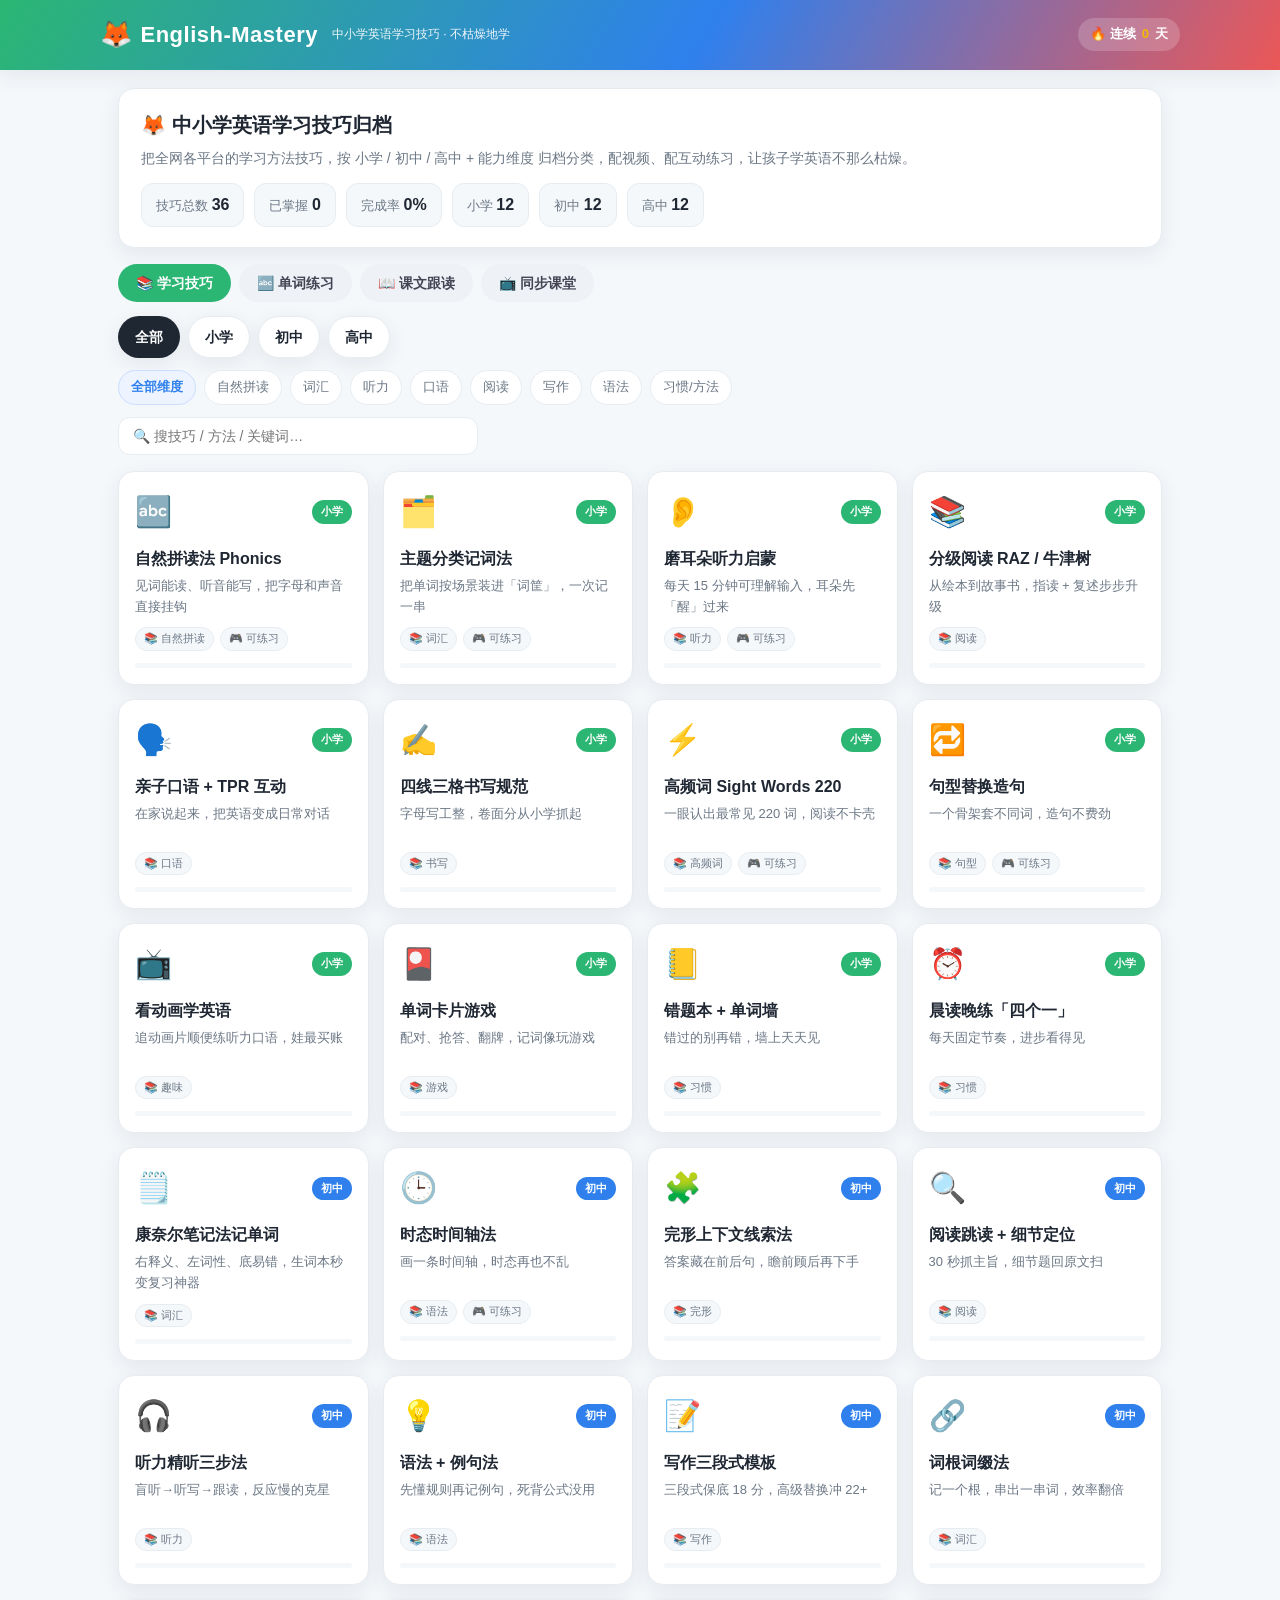
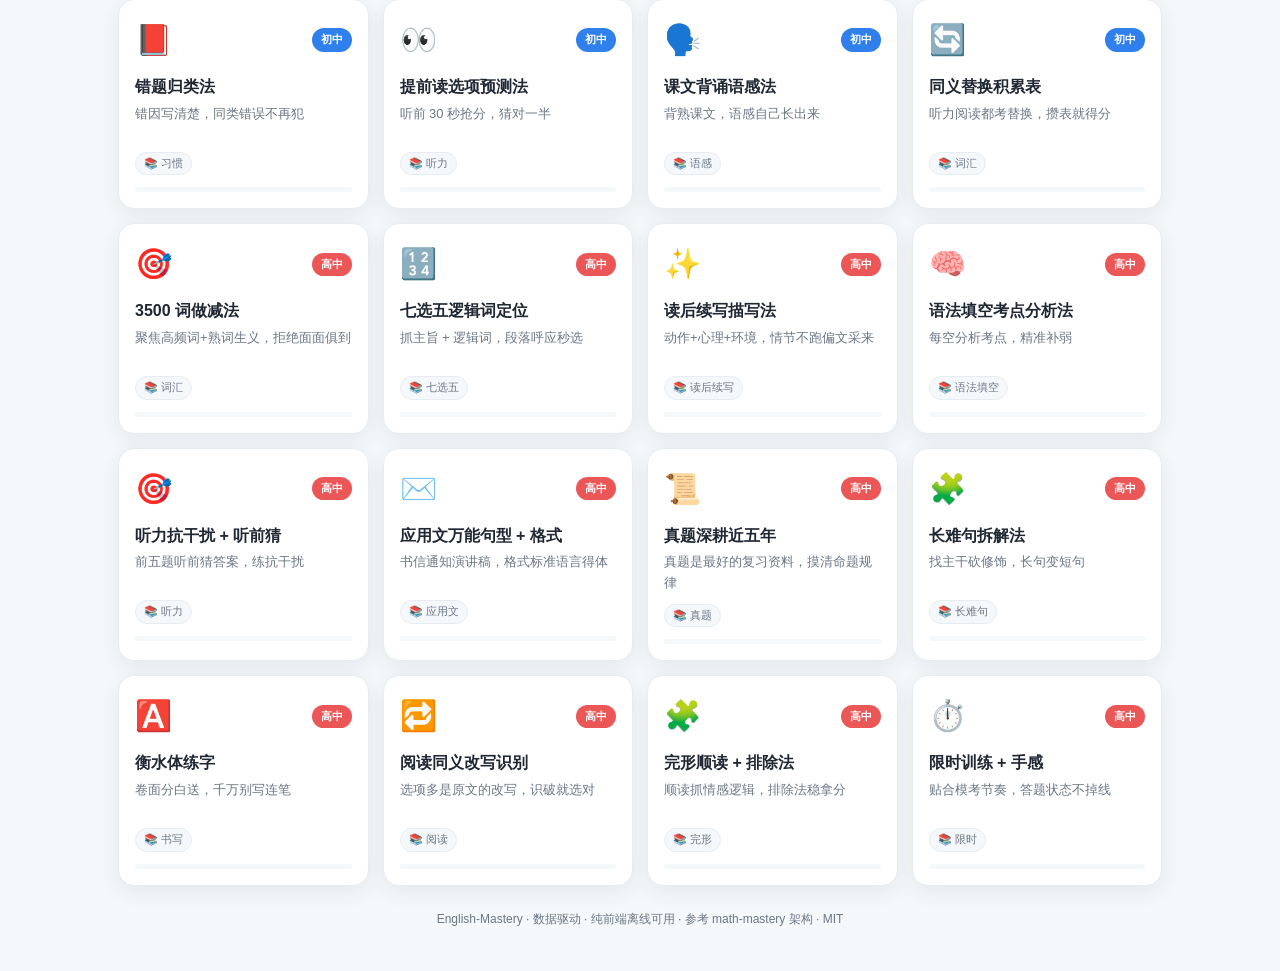
<file: index.html>
<!DOCTYPE html>
<html lang="zh-CN">
<head>
  <meta charset="UTF-8" />
  <meta name="viewport" content="width=device-width, initial-scale=1.0" />
  <title>English-Mastery · 中小学英语学习技巧归档</title>
  <meta name="description" content="把全网各平台的小学/初中/高中英语学习技巧方法归档分类，配视频与互动练习，让孩子学英语不那么枯燥。" />
  <link rel="stylesheet" href="styles.css" />
</head>
<body>
  <!-- 顶栏与内容由 app.js 注入 -->
  <script src="js/data.js"></script>
  <script src="js/sentences.js"></script>
  <script src="js/words.js"></script>
  <script src="js/phonics.js"></script>
  <script src="js/textbook.js"></script>
  <script src="js/courses.js"></script>
  <script src="js/app.js"></script>
</body>
</html>
</file>
<file: styles.css>
/* english-mastery · 中小学英语学习技巧归档
 * 视觉风格对齐 math-mastery：纯前端、卡片网格、轻量动效、可离线
 * 主题：明亮、彩色、不那么枯燥（孩子向）
 */
:root {
  --primary: #2bb673;
  --junior: #2f80ed;
  --senior: #eb5757;
  --ink: #1f2733;
  --muted: #6b7785;
  --line: #e7ecf1;
  --bg: #f5f8fb;
  --card: #ffffff;
  --gold: #f2b705;
  --shadow: 0 6px 20px rgba(31, 39, 51, .08);
  --shadow-h: 0 10px 30px rgba(31, 39, 51, .14);
  --radius: 16px;
  --maxw: 1080px;
}
* { box-sizing: border-box; }
html, body { margin: 0; padding: 0; }
body {
  font-family: -apple-system, "PingFang SC", "Microsoft YaHei", "Segoe UI", Roboto, Helvetica, Arial, sans-serif;
  background: var(--bg);
  color: var(--ink);
  line-height: 1.6;
  -webkit-font-smoothing: antialiased;
}
a { color: var(--junior); text-decoration: none; }
a:hover { text-decoration: underline; }

/* ---------- 顶部 ---------- */
.topbar {
  position: sticky; top: 0; z-index: 50;
  background: linear-gradient(120deg, #2bb673 0%, #2f80ed 55%, #eb5757 100%);
  color: #fff; padding: 14px 18px;
  box-shadow: var(--shadow);
}
.topbar .inner { max-width: var(--maxw); margin: 0 auto; display: flex; align-items: center; gap: 12px; }
.logo { font-size: 22px; font-weight: 800; letter-spacing: .5px; display: flex; align-items: center; gap: 8px; }
.logo .fox { font-size: 26px; }
.tagline { font-size: 12px; opacity: .92; margin-left: 2px; }
.topbar .spacer { flex: 1; }
.streak {
  background: rgba(255,255,255,.18); border-radius: 999px;
  padding: 6px 12px; font-size: 13px; font-weight: 700; display: flex; align-items: center; gap: 6px;
}
.streak b { color: var(--gold); }

/* ---------- 容器 ---------- */
.wrap { max-width: var(--maxw); margin: 0 auto; padding: 18px; }
.hero {
  background: var(--card); border-radius: var(--radius); box-shadow: var(--shadow);
  padding: 20px 22px; margin-bottom: 16px; border: 1px solid var(--line);
}
.hero h1 { margin: 0 0 6px; font-size: 20px; }
.hero p { margin: 0; color: var(--muted); font-size: 14px; }
.stat-row { display: flex; flex-wrap: wrap; gap: 10px; margin-top: 14px; }
.stat {
  background: var(--bg); border-radius: 12px; padding: 8px 14px; font-size: 13px; color: var(--muted);
  border: 1px solid var(--line);
}
.stat b { color: var(--ink); font-size: 16px; }

/* ---------- 筛选 ---------- */
.filters { display: flex; flex-direction: column; gap: 12px; margin-bottom: 16px; }
.grade-tabs { display: flex; gap: 8px; flex-wrap: wrap; }
.grade-tab {
  border: 1px solid var(--line); background: var(--card); color: var(--ink);
  padding: 9px 16px; border-radius: 999px; cursor: pointer; font-weight: 700; font-size: 14px;
  transition: all .15s; box-shadow: var(--shadow);
}
.grade-tab:hover { transform: translateY(-1px); }
.grade-tab.active { color: #fff; border-color: transparent; background: var(--primary); }
.grade-tab.active[data-grade="all"] { background: #1f2733; }
.grade-tab.active[data-grade="primary"] { background: var(--primary); }
.grade-tab.active[data-grade="junior"] { background: var(--junior); }
.grade-tab.active[data-grade="senior"] { background: var(--senior); }

.dim-chips { display: flex; gap: 8px; flex-wrap: wrap; }
.chip {
  border: 1px solid var(--line); background: var(--card); color: var(--muted);
  padding: 6px 12px; border-radius: 999px; cursor: pointer; font-size: 13px; transition: all .15s;
}
.chip:hover { color: var(--ink); }
.chip.active { background: #eef4ff; color: var(--junior); border-color: #c9ddff; font-weight: 700; }

.search {
  width: 100%; max-width: 360px; padding: 10px 14px; border-radius: 12px; border: 1px solid var(--line);
  font-size: 14px; outline: none; background: var(--card);
}
.search:focus { border-color: var(--junior); }

/* ---------- 卡片网格 ---------- */
.grid { display: grid; grid-template-columns: repeat(auto-fill, minmax(250px, 1fr)); gap: 14px; }
.card {
  background: var(--card); border: 1px solid var(--line); border-radius: var(--radius);
  padding: 16px; cursor: pointer; box-shadow: var(--shadow); transition: all .18s; position: relative; overflow: hidden;
}
.card:hover { transform: translateY(-3px); box-shadow: var(--shadow-h); }
.card .top { display: flex; align-items: center; gap: 10px; }
.card .icon { font-size: 30px; }
.card .badge-grade {
  margin-left: auto; font-size: 11px; font-weight: 700; padding: 3px 9px; border-radius: 999px; color: #fff;
}
.card h3 { margin: 10px 0 4px; font-size: 16px; }
.card .summary { color: var(--muted); font-size: 13px; margin: 0; min-height: 38px; }
.card .meta { display: flex; gap: 6px; margin-top: 10px; flex-wrap: wrap; }
.tag { font-size: 11px; background: var(--bg); border: 1px solid var(--line); color: var(--muted); padding: 2px 8px; border-radius: 999px; }
.card .done-flag {
  position: absolute; top: 10px; right: 10px; font-size: 18px; opacity: 0; transition: opacity .2s;
}
.card.done .done-flag { opacity: 1; }
.card.done { border-color: #bfe9d2; }
.card .progress-mini { height: 5px; background: var(--bg); border-radius: 999px; margin-top: 12px; overflow: hidden; }
.card .progress-mini > i { display: block; height: 100%; background: var(--primary); width: 0; }

/* ---------- 详情 ---------- */
.detail { background: var(--card); border: 1px solid var(--line); border-radius: var(--radius); box-shadow: var(--shadow); padding: 22px; }
.back {
  display: inline-flex; align-items: center; gap: 6px; cursor: pointer; color: var(--muted); font-size: 14px; font-weight: 700;
  margin-bottom: 12px; background: none; border: none; padding: 4px 0;
}
.back:hover { color: var(--ink); }
.detail .head { display: flex; align-items: center; gap: 14px; }
.detail .head .icon { font-size: 44px; }
.detail h2 { margin: 0; font-size: 22px; }
.detail .sub { color: var(--muted); font-size: 14px; margin: 4px 0 0; }
.detail .meta { display: flex; gap: 8px; flex-wrap: wrap; margin: 12px 0 4px; }
.why {
  background: #fff8e6; border: 1px solid #f3e2b3; border-radius: 12px; padding: 12px 14px; margin: 16px 0;
  font-size: 14px; color: #6b5510;
}
.why b { color: #8a6d00; }

.section-title { font-size: 15px; font-weight: 800; margin: 20px 0 10px; display: flex; align-items: center; gap: 8px; }
.section-title .bar { width: 4px; height: 16px; border-radius: 2px; background: var(--junior); }

.steps { list-style: none; padding: 0; margin: 0; counter-reset: s; }
.steps li {
  position: relative; padding: 10px 12px 10px 44px; border: 1px solid var(--line); border-radius: 12px;
  margin-bottom: 8px; background: var(--bg); font-size: 14px;
}
.steps li::before {
  counter-increment: s; content: counter(s); position: absolute; left: 10px; top: 10px;
  width: 24px; height: 24px; border-radius: 50%; background: var(--junior); color: #fff; font-weight: 800;
  display: flex; align-items: center; justify-content: center; font-size: 13px;
}
.tips { list-style: none; padding: 0; margin: 0; }
.tips li { padding: 8px 0 8px 24px; position: relative; font-size: 14px; border-bottom: 1px dashed var(--line); }
.tips li::before { content: "💡"; position: absolute; left: 0; top: 8px; }

/* 视频 */
.video-list { display: flex; flex-direction: column; gap: 10px; }
.video-item {
  display: flex; align-items: center; gap: 12px; border: 1px solid var(--line); border-radius: 12px; padding: 12px;
  background: var(--bg); transition: all .15s;
}
.video-item:hover { border-color: #c9ddff; }
.video-item .play { font-size: 26px; }
.video-item .vt { font-weight: 700; font-size: 14px; }
.video-item .vu { font-size: 12px; color: var(--muted); word-break: break-all; }
.video-embed { width: 100%; aspect-ratio: 16/9; border: 0; border-radius: 12px; margin-top: 10px; }
.bv-box { margin-top: 10px; }

/* 练习 */
.practice {
  border: 1px solid var(--line); border-radius: 12px; padding: 16px; background: #fbfdff; margin-top: 6px;
}
.practice .p-type { font-size: 12px; color: var(--muted); margin-bottom: 10px; }
.flashcard-deck { display: flex; flex-wrap: wrap; gap: 10px; }
.flip {
  width: 120px; height: 80px; perspective: 600px; cursor: pointer; user-select: none;
}
.flip .inner { width: 100%; height: 100%; position: relative; transition: transform .4s; transform-style: preserve-3d; }
.flip.flipped .inner { transform: rotateY(180deg); }
.flip .face {
  position: absolute; inset: 0; backface-visibility: hidden; border-radius: 10px; display: flex; flex-direction: column;
  align-items: center; justify-content: center; font-weight: 800; box-shadow: var(--shadow); border: 1px solid var(--line);
}
.flip .front { background: #fff; color: var(--junior); font-size: 18px; }
.flip .back { background: var(--primary); color: #fff; transform: rotateY(180deg); font-size: 15px; }
.flip .rate { display: flex; gap: 6px; margin-top: 6px; }
.flip .rate button {
  border: none; border-radius: 8px; padding: 4px 10px; font-size: 12px; font-weight: 700; cursor: pointer; color: #fff;
}
.flip .rate .no { background: #eb5757; }
.flip .rate .yes { background: var(--primary); }

.q { border: 1px solid var(--line); border-radius: 12px; padding: 14px; margin-bottom: 12px; background: #fff; }
.q .qt { font-weight: 700; margin-bottom: 10px; }
.q .opts { display: flex; flex-direction: column; gap: 8px; }
.q .opt {
  border: 1px solid var(--line); border-radius: 10px; padding: 9px 12px; cursor: pointer; font-size: 14px; background: var(--bg);
  transition: all .12s; text-align: left;
}
.q .opt:hover { border-color: #c9ddff; }
.q .opt.right { background: #e6f7ee; border-color: #9fe0c0; color: #1c7a4d; }
.q .opt.wrong { background: #fdeaea; border-color: #f3b5b5; color: #b23b3b; }
.q .feedback { font-size: 13px; margin-top: 8px; font-weight: 700; }

.fill-q { margin-bottom: 14px; }
.fill-q .sentence { font-size: 15px; margin-bottom: 6px; }
.fill-q input {
  padding: 8px 12px; border-radius: 10px; border: 1px solid var(--line); font-size: 15px; width: 200px; outline: none;
}
.fill-q input:focus { border-color: var(--junior); }
.fill-q .check { margin-left: 8px; border: none; background: var(--junior); color: #fff; border-radius: 10px; padding: 8px 14px; cursor: pointer; font-weight: 700; }
.fill-q .res { margin-left: 10px; font-weight: 700; }

.checklist { list-style: none; padding: 0; margin: 0; }
.checklist li { display: flex; align-items: center; gap: 10px; padding: 9px 0; border-bottom: 1px dashed var(--line); font-size: 14px; }
.checklist input { width: 18px; height: 18px; }

.mark-done {
  margin-top: 16px; display: inline-flex; align-items: center; gap: 8px; background: var(--primary); color: #fff;
  border: none; border-radius: 999px; padding: 11px 22px; font-size: 15px; font-weight: 800; cursor: pointer; box-shadow: var(--shadow);
}
.mark-done:hover { filter: brightness(1.05); }
.mark-done.done { background: #1f2733; }

.source { margin-top: 18px; font-size: 12px; color: var(--muted); border-top: 1px dashed var(--line); padding-top: 10px; }

/* 进度条 */
.progress-bar { height: 8px; background: var(--bg); border-radius: 999px; overflow: hidden; margin: 16px 0 0; border: 1px solid var(--line); }
.progress-bar > i { display: block; height: 100%; background: linear-gradient(90deg, var(--primary), var(--junior)); transition: width .4s; }

/* 撒花 */
.confetti { position: fixed; inset: 0; pointer-events: none; z-index: 999; overflow: hidden; }
.confetti i { position: absolute; top: -10px; width: 10px; height: 14px; opacity: .9; animation: fall 1.6s linear forwards; }
@keyframes fall { to { transform: translateY(105vh) rotate(540deg); opacity: 0; } }

/* 空状态 */
.empty { text-align: center; color: var(--muted); padding: 40px; font-size: 14px; }
.foot { text-align: center; color: var(--muted); font-size: 12px; padding: 24px; }

@media (max-width: 600px) {
  .grid { grid-template-columns: 1fr 1fr; }
  .card .summary { min-height: auto; }
  .topbar .tagline { display: none; }
}

/* ---------- 跟读练习（Web Speech API） ---------- */
.read-box { border: 1px solid var(--line); border-radius: 12px; padding: 16px; background: #f3fbf6; margin-top: 6px; }
.read-toolbar { display: flex; align-items: center; gap: 10px; flex-wrap: wrap; font-size: 13px; color: var(--muted); margin-bottom: 12px; }
.read-toolbar select { padding: 5px 8px; border-radius: 8px; border: 1px solid var(--line); background: #fff; font-size: 13px; }
.read-slow { display: flex; align-items: center; gap: 4px; cursor: pointer; }
.read-hint { font-size: 12px; }
.read-row { border: 1px solid var(--line); border-radius: 12px; padding: 12px 14px; margin-bottom: 10px; background: #fff; }
.read-en { font-size: 17px; font-weight: 800; color: var(--ink); }
.read-zh { font-size: 13px; color: var(--muted); margin-top: 2px; }
.read-btns { display: flex; gap: 8px; margin-top: 10px; flex-wrap: wrap; }
.read-btns button { border: 1px solid var(--line); border-radius: 10px; padding: 7px 12px; cursor: pointer; font-size: 13px; font-weight: 700; background: var(--bg); transition: all .12s; }
.read-btns .rb-play { background: var(--junior); color: #fff; border-color: transparent; }
.read-btns .rb-record { background: var(--primary); color: #fff; border-color: transparent; }
.read-btns button:hover:not(:disabled) { filter: brightness(1.05); }
.read-btns button:disabled { cursor: not-allowed; }
.read-fb { font-size: 13px; margin-top: 8px; min-height: 18px; }
.read-fb.ok { color: #1c7a4d; }
.read-fb.low { color: #b23b3b; }
.read-fb audio { display: block; margin-top: 6px; width: 100%; max-width: 360px; }
.read-summary { font-size: 13px; font-weight: 700; color: var(--primary); margin-top: 6px; }

/* ---------- 单词词库模块 ---------- */
.top-tabs { display: flex; gap: 8px; margin-bottom: 14px; }
.top-tab { padding: 8px 18px; border-radius: 999px; background: #eef1f5; color: #445; cursor: pointer; font-weight: 700; font-size: 14px; user-select: none; }
.top-tab:hover { background: #e3e8ef; }
.top-tab.active { background: var(--primary); color: #fff; }
.words-intro { color: var(--muted); font-size: 13px; margin: 4px 0 14px; }
.unit-card .summary { color: var(--muted); }
.words-detail { max-width: 860px; margin: 0 auto; }
.fill-list { display: flex; flex-direction: column; gap: 8px; }
.word-read { background: #f3fbf6; }
.read-list { display: flex; flex-direction: column; gap: 0; }

/* 单词单元：练习模式切换（子标签）+ 逐词紧凑布局 */
.mode-tabs { display: flex; gap: 8px; margin: 18px 0 6px; }
.mode-tab { padding: 9px 18px; border-radius: 10px; background: #eef1f5; color: #445; cursor: pointer; font-weight: 700; font-size: 14px; user-select: none; }
.mode-tab:hover { background: #e3e8ef; }
.mode-tab.active { background: var(--primary); color: #fff; }
.mode-pane { margin-top: 4px; }

.run-box { border: 1px solid var(--line); border-radius: 14px; padding: 18px; background: #fff; max-width: 560px; }
.run-head { font-size: 13px; color: var(--muted); font-weight: 700; margin-bottom: 10px; }
.run-idx { color: var(--primary); }
.run-zh { font-size: 22px; font-weight: 800; color: #1f2630; margin-bottom: 14px; }
.run-word-en { font-size: 22px; font-weight: 800; color: var(--primary); margin-bottom: 4px; }
.run-word-zh { font-size: 14px; font-weight: 600; color: var(--muted); }
.run-input { display: flex; flex-wrap: wrap; gap: 8px; align-items: center; }
.run-input input { flex: 1; min-width: 180px; padding: 10px 12px; border: 1px solid var(--line); border-radius: 10px; font-size: 15px; outline: none; }
.run-input input:focus { border-color: var(--junior); }
.run-input .check { border: none; background: var(--junior); color: #fff; border-radius: 10px; padding: 10px 18px; cursor: pointer; font-weight: 700; }
.run-input .res { font-weight: 700; margin-left: 4px; }
.run-input .rb-play { border: none; background: var(--junior); color: #fff; border-radius: 10px; padding: 9px 16px; cursor: pointer; font-weight: 700; font-size: 14px; }
.run-input .rb-record { border: none; background: var(--primary); color: #fff; border-radius: 10px; padding: 9px 16px; cursor: pointer; font-weight: 700; font-size: 14px; }
.run-input button:disabled { opacity: .5; cursor: not-allowed; }
.run-nav { display: flex; gap: 10px; margin-top: 14px; }
.run-nav .ghost { border: 1px solid var(--line); background: #fff; color: #445; border-radius: 10px; padding: 9px 16px; cursor: pointer; font-weight: 700; }
.run-nav .ghost:disabled { opacity: .4; cursor: not-allowed; }
.run-nav .ghost:not(:disabled):hover { background: #f3f5f8; }
.run-nav .check-all { border: none; background: var(--gold); color: #4a3a00; border-radius: 10px; padding: 9px 18px; cursor: pointer; font-weight: 800; }
.run-nav .check-all:hover { filter: brightness(1.04); }

/* 拼写自测：一组一组 */
.spell-group { display: flex; flex-direction: column; gap: 10px; }
.spell-row { display: grid; grid-template-columns: 30px 1fr auto auto 1fr; align-items: center; gap: 10px; padding: 10px 12px; background: #f7f9fb; border: 1px solid var(--line); border-radius: 10px; }
.sp-no { color: var(--muted); font-weight: 700; text-align: center; }
.sp-zh { font-size: 16px; font-weight: 700; color: #1f2630; }
.sp-in { padding: 8px 10px; border: 1px solid var(--line); border-radius: 8px; font-size: 14px; outline: none; min-width: 130px; }
.sp-in:focus { border-color: var(--junior); }
.sp-check { border: none; background: var(--junior); color: #fff; border-radius: 8px; padding: 8px 14px; cursor: pointer; font-weight: 700; }
.sp-res { font-weight: 700; min-width: 90px; }

/* 跟读：一组一组 */
.read-group { display: flex; flex-direction: column; gap: 10px; }
.read-row-word { display: grid; grid-template-columns: 30px 1fr auto; align-items: center; gap: 10px; padding: 10px 12px; background: #f7f9fb; border: 1px solid var(--line); border-radius: 10px; }
.rw-no { color: var(--muted); font-weight: 700; text-align: center; }
.rw-text { font-size: 15px; }
.rw-en { font-weight: 800; color: #1f2630; }
.rw-zh { color: var(--muted); font-size: 13px; }
.rw-btns { display: flex; gap: 8px; }
.rw-btns .rb-play { border: none; background: var(--junior); color: #fff; border-radius: 8px; padding: 7px 12px; cursor: pointer; font-weight: 700; font-size: 13px; }
.rw-btns .rb-record { border: none; background: var(--primary); color: #fff; border-radius: 8px; padding: 7px 12px; cursor: pointer; font-weight: 700; font-size: 13px; }
.rw-btns button:disabled { opacity: .5; cursor: not-allowed; }
.read-row-word .read-fb { grid-column: 1 / -1; margin-top: 2px; }
/* ---------- 拼读拆解（6 步） ---------- */
.ph-head { display: flex; align-items: center; justify-content: space-between; gap: 10px; margin-bottom: 10px; }
.ph-word { font-size: 26px; font-weight: 800; color: var(--ink); }
.ph-zh { font-size: 14px; color: var(--muted); font-weight: 600; }
.ph-badge { font-size: 12px; font-weight: 700; padding: 4px 10px; border-radius: 999px; white-space: nowrap; }
.ph-badge.ok { background: #e6f7ee; color: #1c7a4d; border: 1px solid #9fe0c0; }
.ph-badge.rule { background: #fff5e0; color: #8a6d00; border: 1px solid #f3e2b3; }
.ph-stepbar { display: flex; gap: 6px; flex-wrap: wrap; margin: 6px 0 12px; }
.ph-step { font-size: 13px; font-weight: 700; padding: 6px 10px; border-radius: 999px; background: #eef1f5; color: #556; cursor: pointer; user-select: none; transition: all .15s; }
.ph-step.done { background: #e6f0ff; color: #2f80ed; }
.ph-step.active { background: var(--senior); color: #fff; }
.ph-body { min-height: 120px; }
.ph-learn-word, .ph-big { font-size: 30px; font-weight: 800; color: var(--primary); margin-bottom: 4px; }
.ph-syl { font-size: 18px; font-weight: 700; color: var(--ink); margin-bottom: 4px; letter-spacing: .5px; }
.ph-syl .dot { color: var(--muted); margin: 0 2px; }
.ph-ipa { font-size: 18px; color: var(--junior); font-weight: 700; margin-bottom: 10px; font-family: "Lucida Sans Unicode", "Segoe UI", sans-serif; }
.ph-play { border: none; background: var(--junior); color: #fff; border-radius: 10px; padding: 9px 16px; cursor: pointer; font-weight: 700; font-size: 14px; margin-top: 4px; transition: filter .12s; }
.ph-play:hover { filter: brightness(1.05); }
.ph-rec { border: none; background: var(--primary); color: #fff; border-radius: 10px; padding: 9px 16px; cursor: pointer; font-weight: 700; font-size: 14px; margin-top: 4px; }
.ph-rec:disabled { opacity: .5; cursor: not-allowed; }
.ph-read-btns { display: flex; gap: 8px; flex-wrap: wrap; margin: 10px 0; }
.ph-map { display: flex; flex-wrap: wrap; gap: 8px; margin: 6px 0 10px; }
.ph-grapheme { display: flex; flex-direction: column; align-items: center; gap: 2px; min-width: 52px; padding: 8px 6px; background: #f7f9fb; border: 1px solid var(--line); border-radius: 10px; cursor: pointer; transition: all .12s; }
.ph-grapheme:hover { border-color: #c9ddff; background: #eef4ff; }
.ph-grapheme.silent { opacity: .6; cursor: default; }
.ph-g { font-size: 18px; font-weight: 800; color: var(--ink); }
.ph-s { font-size: 14px; color: var(--junior); font-weight: 700; }
.ph-a { font-size: 11px; color: var(--muted); }
.ph-note { font-size: 12px; color: var(--muted); margin-top: 8px; }
.ph-q { font-size: 15px; font-weight: 700; color: var(--ink); margin: 6px 0 10px; }
.ph-choices { display: flex; flex-direction: column; gap: 8px; }
.ph-choice { border: 1px solid var(--line); border-radius: 10px; padding: 11px 14px; cursor: pointer; font-size: 16px; font-weight: 700; background: var(--bg); text-align: left; transition: all .12s; }
.ph-choice:hover:not(:disabled) { border-color: #c9ddff; }
.ph-choice.right { background: #e6f7ee; border-color: #9fe0c0; color: #1c7a4d; }
.ph-choice.wrong { background: #fdeaea; border-color: #f3b5b5; color: #b23b3b; }
.ph-choice:disabled { cursor: default; }
.ph-split { display: flex; flex-wrap: wrap; align-items: center; gap: 0; font-size: 22px; font-weight: 800; margin: 8px 0; }
.ph-tile { padding: 6px 4px; background: #eef4ff; border: 1px solid #c9ddff; border-radius: 8px; margin: 0 1px; color: var(--ink); }
.ph-gap { padding: 6px 6px; color: var(--muted); cursor: pointer; user-select: none; border-radius: 8px; transition: all .12s; }
.ph-gap.on { color: #fff; background: var(--senior); }
.ph-split-preview { font-size: 15px; font-weight: 700; color: var(--ink); min-height: 22px; margin: 4px 0 8px; }
.ph-syl-blocks { display: flex; flex-wrap: wrap; align-items: center; gap: 8px; margin: 8px 0; }
.ph-syl-block { font-size: 22px; font-weight: 800; color: var(--primary); background: #eef4ff; border: 1px solid #c9ddff; border-radius: 10px; padding: 8px 14px; }
.ph-arrow { color: var(--muted); font-weight: 800; }
.ph-spell-row { display: flex; flex-wrap: wrap; align-items: center; gap: 8px; }
.ph-spell-in { flex: 1; min-width: 180px; padding: 10px 12px; border: 1px solid var(--line); border-radius: 10px; font-size: 15px; outline: none; }
.ph-spell-in:focus { border-color: var(--junior); }
.ph-spell-row .check { border: none; background: var(--junior); color: #fff; border-radius: 10px; padding: 10px 18px; cursor: pointer; font-weight: 700; }
.ph-spell-row .res { font-weight: 700; }
.ph-counter { font-size: 13px; color: var(--muted); font-weight: 700; margin: 0 4px; }

/* 拼读拆解（6 步）· 第 6 步「听音拼写」：不显示单词，只给词义 */
.ph-word-quiz { display: flex; align-items: baseline; gap: 10px; flex-wrap: wrap; }
.ph-lock { font-size: 15px; font-weight: 800; color: var(--muted); background: #f1f3f7; border: 1px dashed #c9d2e0; border-radius: 8px; padding: 3px 10px; }
.ph-word-quiz .ph-zh { font-size: 18px; color: var(--ink); font-weight: 800; }
.ph-hint-btn { margin-left: 8px; font-size: 12px; padding: 3px 10px; }
.ph-hint-txt { margin-left: 6px; color: var(--ink); font-weight: 800; }
/* 拼读拆解 · 学：格子里的「例词」小标签（区别于该音本身的读法） */
.ph-a .ph-lbl { font-style: normal; font-size: 10px; color: #a9b3c2; margin-right: 3px; }

/* 课文跟读 · 逐词批改高亮 */
.tb-target { display:block; margin-top:5px; line-height:1.9; }
.tb-target .w { display:inline-block; padding:0 3px; border-radius:4px; margin:1px; }
.tb-target .w.ok { color:#1c7a4d; background:rgba(43,182,115,.14); }
.tb-target .w.miss { color:#b23b3b; background:rgba(178,59,59,.14); text-decoration:line-through; }
.tb-row .read-en { font-size:19px; font-weight:800; }

/* ---------- 同步课堂（国家平台课程视频） ---------- */
.vol-tabs { display:flex; gap:8px; flex-wrap:wrap; margin:10px 0 4px; }
.vol-tab { padding:6px 14px; border-radius:999px; background:var(--bg); border:1px solid var(--line); cursor:pointer; font-size:14px; font-weight:700; color:var(--muted); }
.vol-tab.active { background:var(--primary); color:#fff; border-color:transparent; }
.courses-note { font-size:13px; color:var(--muted); background:rgba(43,182,115,.10); border:1px solid rgba(43,182,115,.25); border-radius:10px; padding:10px 12px; margin:10px 0; line-height:1.6; }
.lesson-box { margin-top:8px; }
.lesson-row { border:1px solid var(--line); border-radius:12px; padding:12px 14px; margin-bottom:12px; background:#fff; }
.lesson-title { font-size:16px; font-weight:800; color:var(--ink); margin-bottom:8px; }
.lesson-video { width:100%; max-height:340px; border-radius:10px; background:#000; display:block; }
.lesson-dlstate { font-size:13px; color:var(--muted); margin-top:6px; }
.lesson-dlstate.ok { color:var(--junior); font-weight:700; }
.lesson-actions { margin-top:8px; }
.lesson-link { display:inline-block; padding:7px 14px; border-radius:10px; background:var(--primary); color:#fff; font-weight:700; font-size:13px; text-decoration:none; }
.lesson-link:hover { opacity:.92; }
</file>
